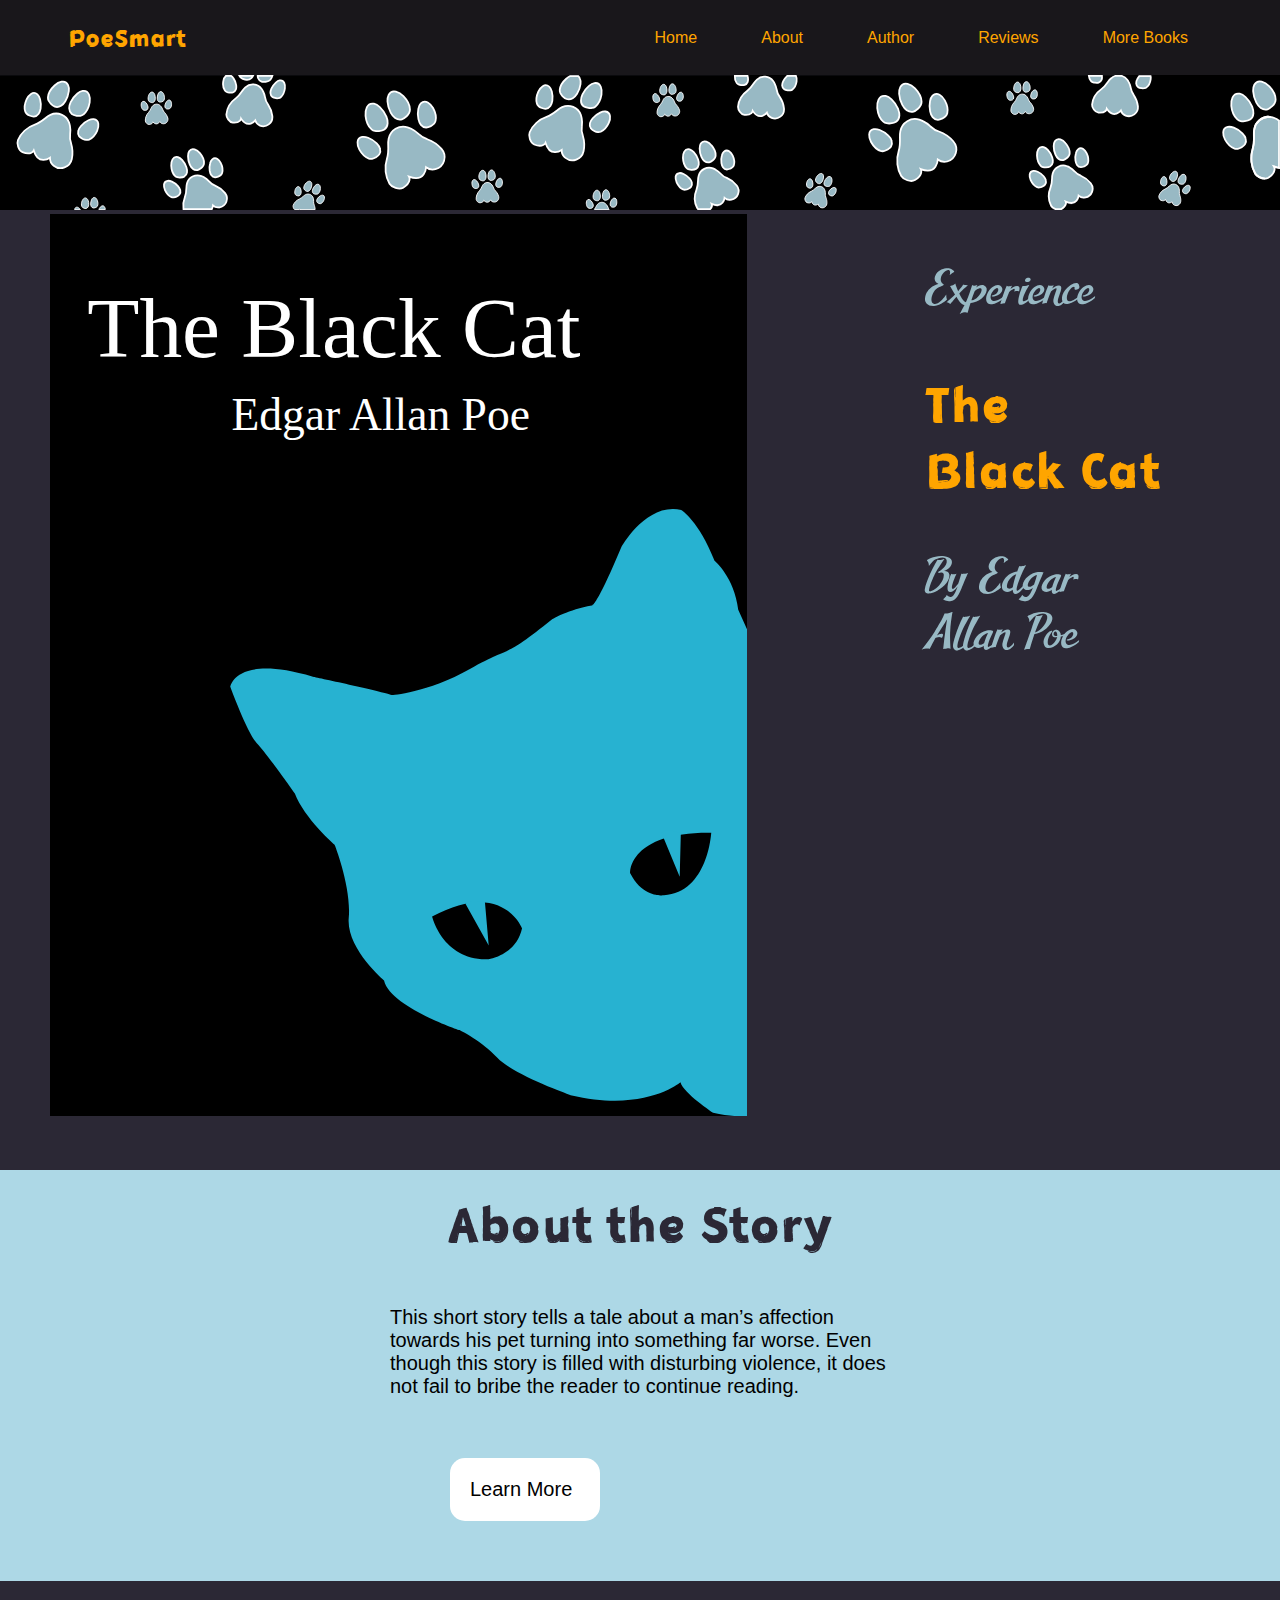
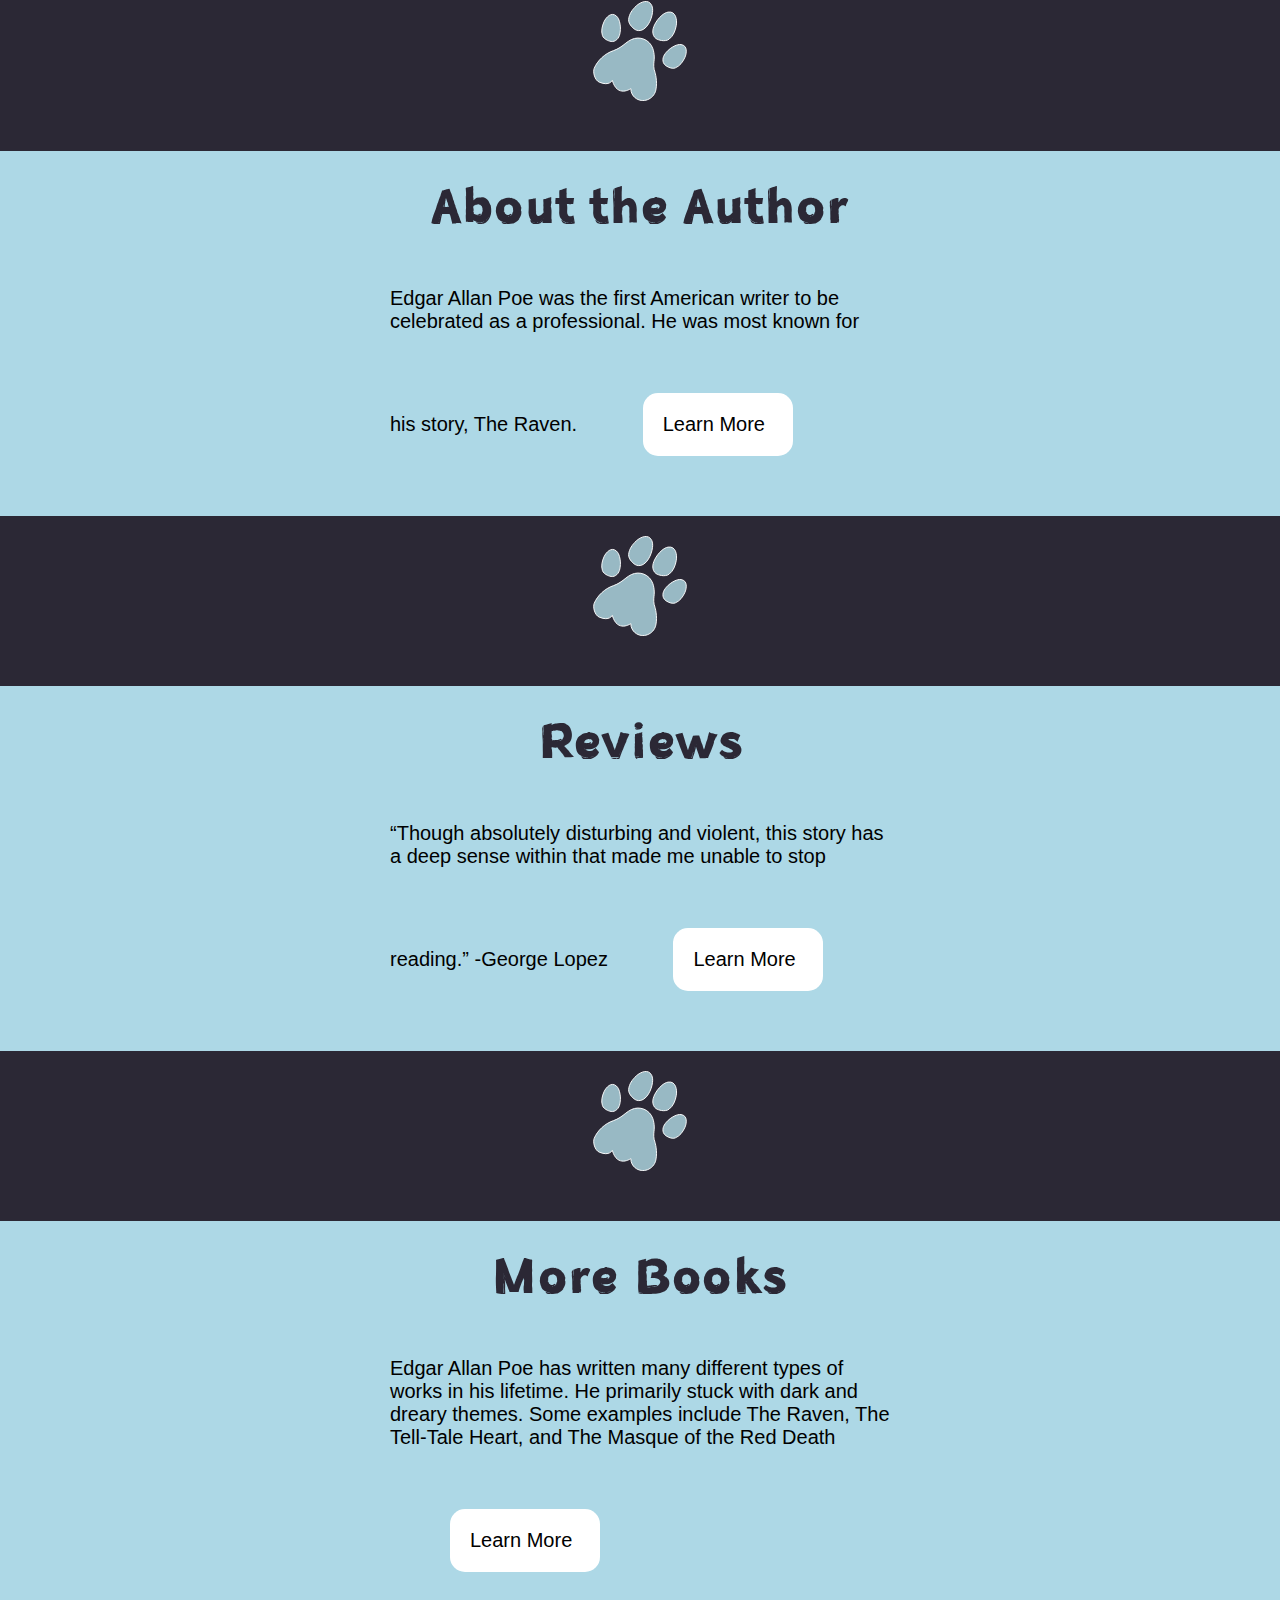
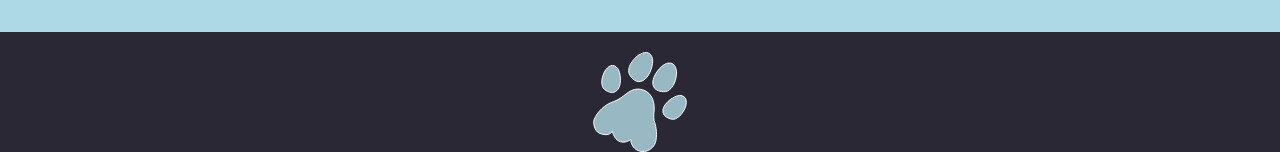
<file: index.html>
<!DOCTYPE html>
<html lang="en">
<head>
    <link rel="stylesheet" href="style.css">
    <link rel="script" href="script.js">
    <link rel="script" href="script.js">
    <meta charset="UTF-8">
    <meta http-equiv="X-UA-Compatible" content="IE=edge">
    <meta name="viewport" content="width=device-width, initial-scale=1.0">
    <title>Home - PoeSmart</title>
</head>
<body>
   <nav class="navbar">
       <div class="brand-title">PoeSmart</div>
       <a href="index.html" class="toggle-button">
           <span class="bar"></span>
           <span class="bar"></span>
           <span class="bar"></span>
       </a>
       <div class="navbar-links">
           <ul>
               <li><a href="index.html">Home</a></li>
               <li><a href="about.html">About</a></li>
               <li><a href="author.html">Author</a></li>
               <li><a href="reviews.html">Reviews</a></li>
               <li><a href="morebooks.html">More Books</a></li>
           </ul>
       </div>
   </nav> 

   <div class=".paw">
    <img src="patternblue copy.svg" alt="blue paw print pattern" width="100%" height="100%">


   <div class="row">
    <div class="w-30 img"><picture>
        <source class="center" style="width: 70%;" media="(max-width:600px)" srcset="/blackcatcovercopy.svg">
        
        <img src="blackcatcovercopy.svg" alt="black cat book cover" ></picture></div>

       <div class="w-70"><p class="center" style=" font-family: blanket;  color: #98B9C4 ; font-size: 50px;">Experience</p>
        <p class="center" style="padding-top: 0; font-size: 50px; color: orange; font-family: novembernight;">The Black Cat</p>
        <p class="center" style="font-family: blanket; color: #98B9C4 ; padding-top: 0; font-size: 50px;">By Edgar Allan Poe</p>
    </div></div>
       

   <div class="column">
       <div class="w-100b"><p class="center" style="text-align: center;  padding-top: 20px; color: #2B2835 ; font-family: novembernight; font-size: 50px;">About the Story</p>
           <p class="center" style=" font-family: Arial, Helvetica, sans-serif;">This short story tells a tale about a man’s affection towards his pet turning into something far worse. Even though this story is filled with disturbing violence, it does not fail to bribe the reader to continue reading.
            <a class="button" href="about.html">Learn More</a>
        </p></div>
<img src="pawcopy.svg" class="center" height="100px" width="100px" alt="blue paw print">

<div class="column">
       <div class="w-100b"><p class="center" style="text-align: center;  padding-top: 20px; color: #2B2835 ; font-family: novembernight; font-size: 50px;">About the Author</p>
           <p class="center" style=" font-family: Arial, Helvetica, sans-serif;">Edgar Allan Poe was the first American writer to be celebrated as a professional. He was most known for his story, The Raven. 
            <a class="button" href="author.html">Learn More</a>
        </p></div>
<img src="pawcopy.svg" class="center" height="100px" width="100px"alt="blue paw print" >

<div class="column">
    <div class="w-100b"><p class="center" style="text-align: center;  padding-top: 20px; color: #2B2835 ; font-family: novembernight; font-size: 50px;">Reviews</p>
        <p class="center" style=" font-family: Arial, Helvetica, sans-serif;">“Though absolutely disturbing and violent, this story has  a deep sense within that made me unable to stop reading.”
            -George Lopez
         <a class="button" href="reviews.html">Learn More</a>
     </p></div>
<img src="pawcopy.svg" class="center" height="100px" width="100px"alt="blue paw print" >

<div class="column">
    <div class="w-100b"><p class="center" style="text-align: center;  padding-top: 20px; color: #2B2835 ; font-family: novembernight; font-size: 50px;">More Books</p>
        <p class="center" style=" font-family: Arial, Helvetica, sans-serif;">Edgar Allan Poe has written many different types of works in his lifetime. He primarily stuck with dark and dreary themes. Some examples include The Raven, The Tell-Tale Heart, and The Masque of the Red Death 
         <a class="button" href="morebooks.html">Learn More</a>
     </p></div>
<img src="pawcopy.svg" class="center" height="100px" width="100px"alt="blue paw print" >

</body>
</html>
</file>
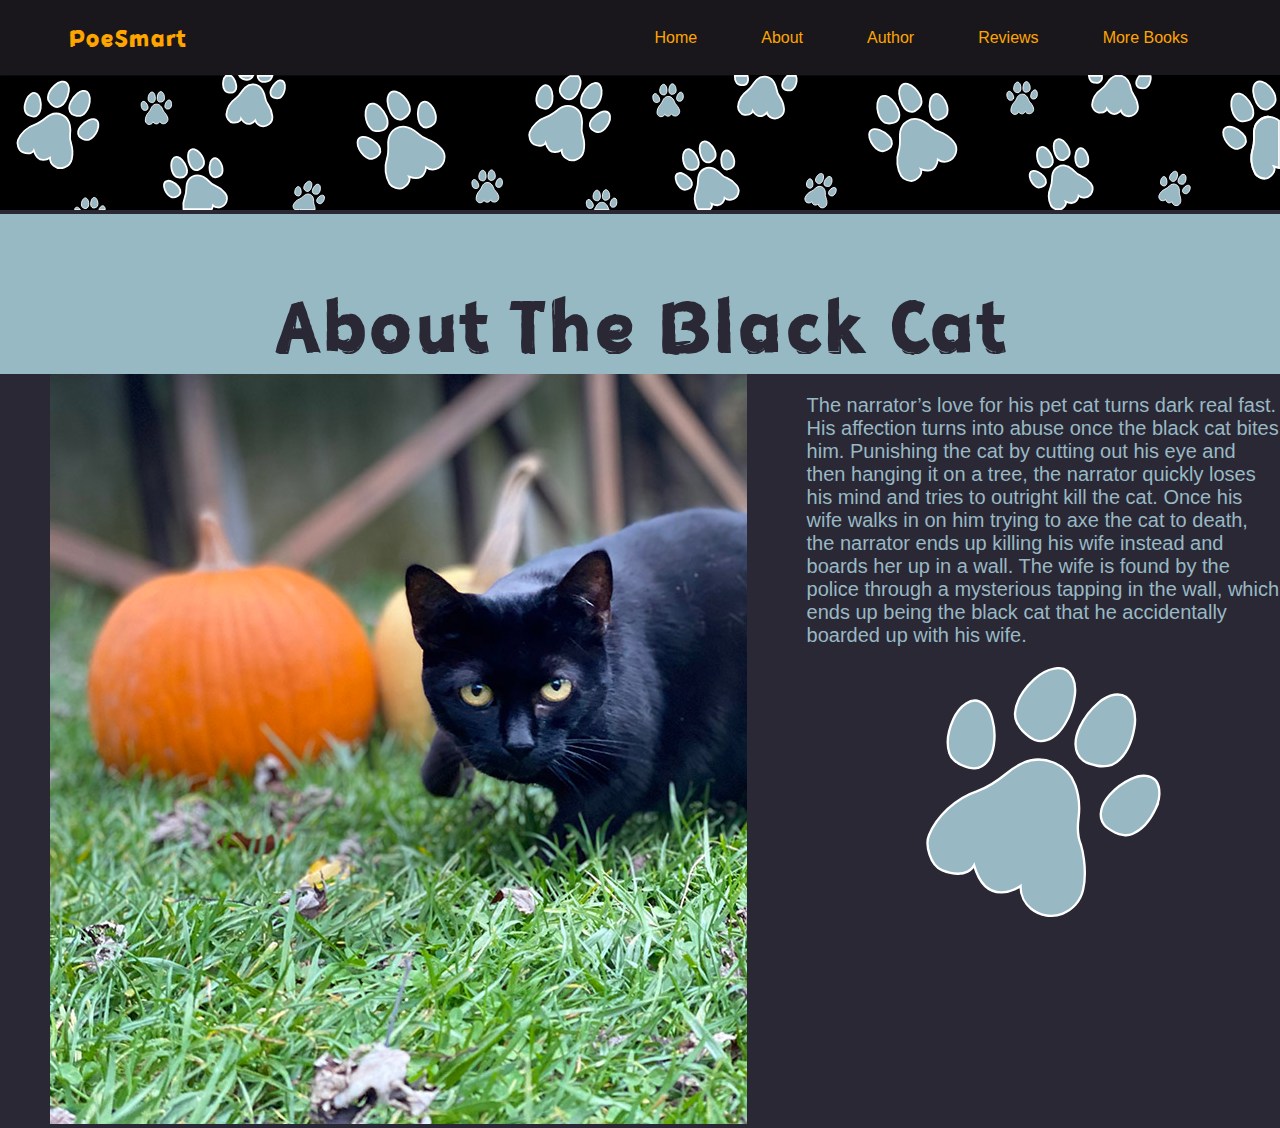
<file: about.html>
<!DOCTYPE html>
<html lang="en">
<head>
    <link rel="stylesheet" href="style.css">
    <meta charset="UTF-8">
    <meta http-equiv="X-UA-Compatible" content="IE=edge">
    <meta name="viewport" content="width=device-width, initial-scale=1.0">
    <title>About - PoeSmart</title>
</head>
<body>
    <nav class="navbar">
        <div class="brand-title">PoeSmart</div>
        <a href="index.html" class="toggle-button">
            <span class="bar"></span>
            <span class="bar"></span>
            <span class="bar"></span>
        </a>
        <div class="navbar-links">
            <ul>
                <li><a href="index.html">Home</a></li>
                <li><a href="about.html">About</a></li>
                <li><a href="author.html">Author</a></li>
                <li><a href="reviews.html">Reviews</a></li>
                <li><a href="morebooks.html">More Books</a></li>
            </ul>
        </div>
    </nav> 
   
 
    <div class=".paw">
     <img src="patternblue copy.svg" alt="blue paw pattern" width="100%" height="100%">
     <div class="top">About The Black Cat</div></div>
 
 
    <div class="row">
        <div class="w-30 img"><picture>
            <source class="center" style="width: 100%;" media="(max-width:600px)" srcset="/emmacopy.jpg">
            
            <img src="emma.jpg" alt="black cat" ></picture></div>
        <div class="w-70"><p  style=" font-family: Arial, Helvetica, sans-serif;  color: #98B9C4 ; font-size: 20px;">The narrator’s love for his pet cat turns dark real fast. His affection turns into abuse once the black cat bites him. Punishing the cat by cutting out his eye and then hanging it on a tree, the narrator quickly loses his mind and tries to outright kill the cat. Once his wife walks in on him trying to axe the cat to death, the narrator ends up killing his wife instead and boards her up in a wall. The wife is found by the police through a mysterious tapping in the wall, which ends up being the black cat that he accidentally boarded up with his wife.</p>
            <img  src="pawcopy.svg"  class="center"  height="250px" width="250px" alt="single blue paw print">
     </div></div>
</body>
</html>
</file>
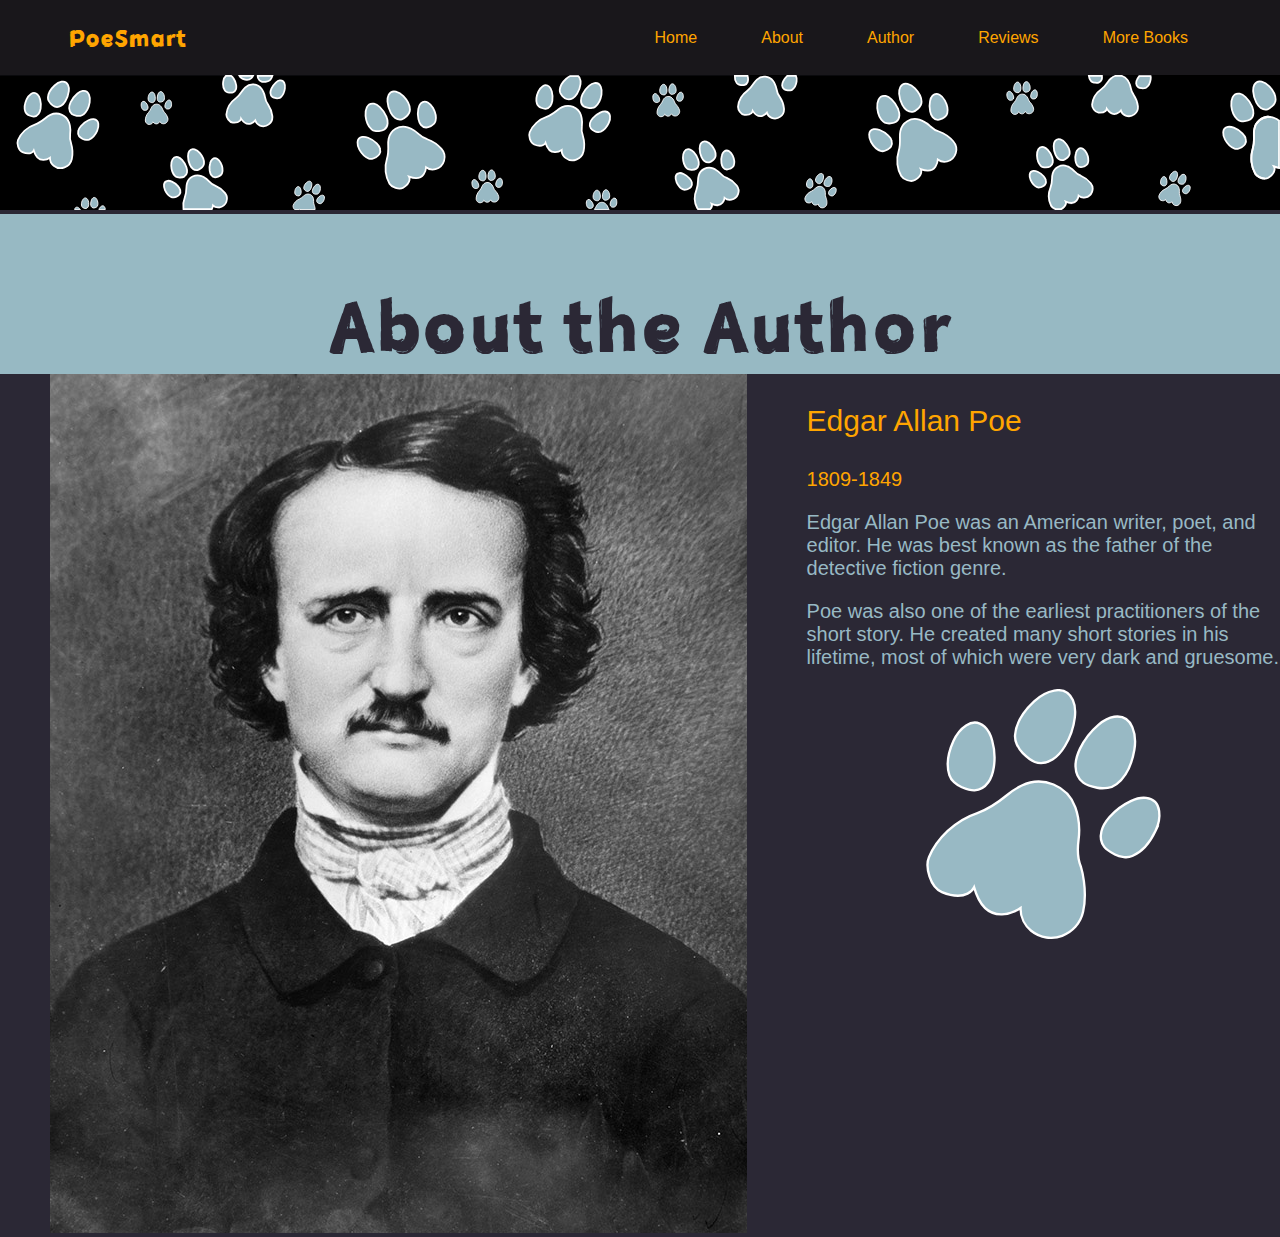
<file: author.html>
<!DOCTYPE html>
<html lang="en">
<head>
    <link rel="stylesheet" href="style.css">
    <meta charset="UTF-8">
    <meta http-equiv="X-UA-Compatible" content="IE=edge">
    <meta name="viewport" content="width=device-width, initial-scale=1.0">
    <title>Author - PoeSmart</title>
</head>
<body>
    <nav class="navbar">
        <div class="brand-title">PoeSmart</div>
        <a href="index.html" class="toggle-button">
            <span class="bar"></span>
            <span class="bar"></span>
            <span class="bar"></span>
        </a>
        <div class="navbar-links">
            <ul>
                <li><a href="index.html">Home</a></li>
                <li><a href="about.html">About</a></li>
                <li><a href="author.html">Author</a></li>
                <li><a href="reviews.html">Reviews</a></li>
                <li><a href="morebooks.html">More Books</a></li>
            </ul>
        </div>
    </nav> 
   
 
    <div class=".paw">
     <img src="patternblue copy.svg" alt="blue paw print pattern" width="100%" height="100%">
     <div class="top">About the Author</div></div>
 
 
    <div class="row">
        <div class="w-30 img"><picture>
            <source class="center" style="width: 100%;" media="(max-width:600px)" srcset="/eddie500.webp">
            
            <img src="eddie.jpeg" alt="edgar allan poe" ></picture></div>
        <div class="w-70">
            <p  style=" font-family: Arial, Helvetica, sans-serif;  color: orange ; font-size: 30px;">Edgar Allan Poe</p>
            <p  style=" font-family: Arial, Helvetica, sans-serif;  color: orange ; font-size: 20px;">1809-1849</p>
            <p  style=" font-family: Arial, Helvetica, sans-serif;  color: #98B9C4 ; font-size: 20px;">Edgar Allan Poe was an American writer, poet, and editor.  He was best known as the father of the detective fiction genre.</p>
            <p  style=" font-family: Arial, Helvetica, sans-serif;  color: #98B9C4 ; font-size: 20px;">Poe was also one of the earliest practitioners of the short story. He created many short stories in his lifetime, most of which were very dark and gruesome. </p>
            <img  src="pawcopy.svg"  class="center"  height="250px" width="250px" alt="blue paw print">
     </div></div>
</body>
</html>
</file>
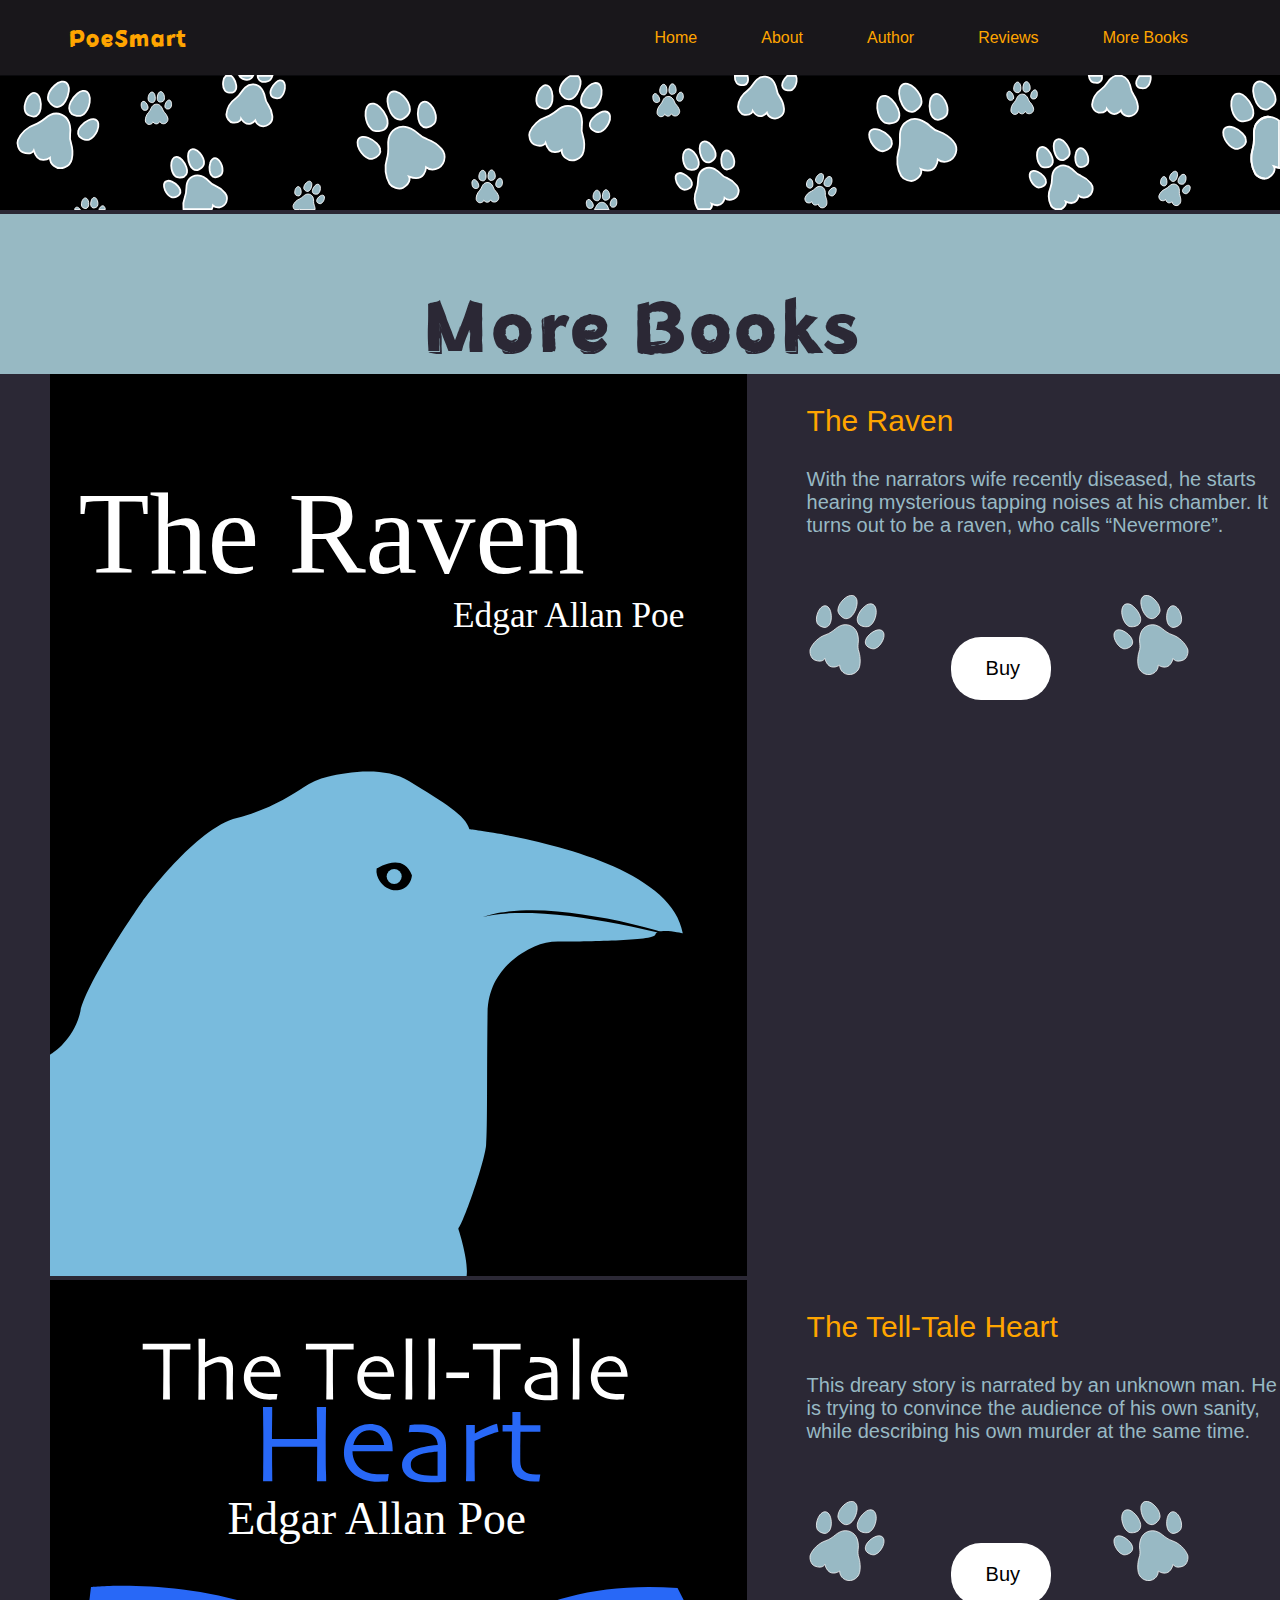
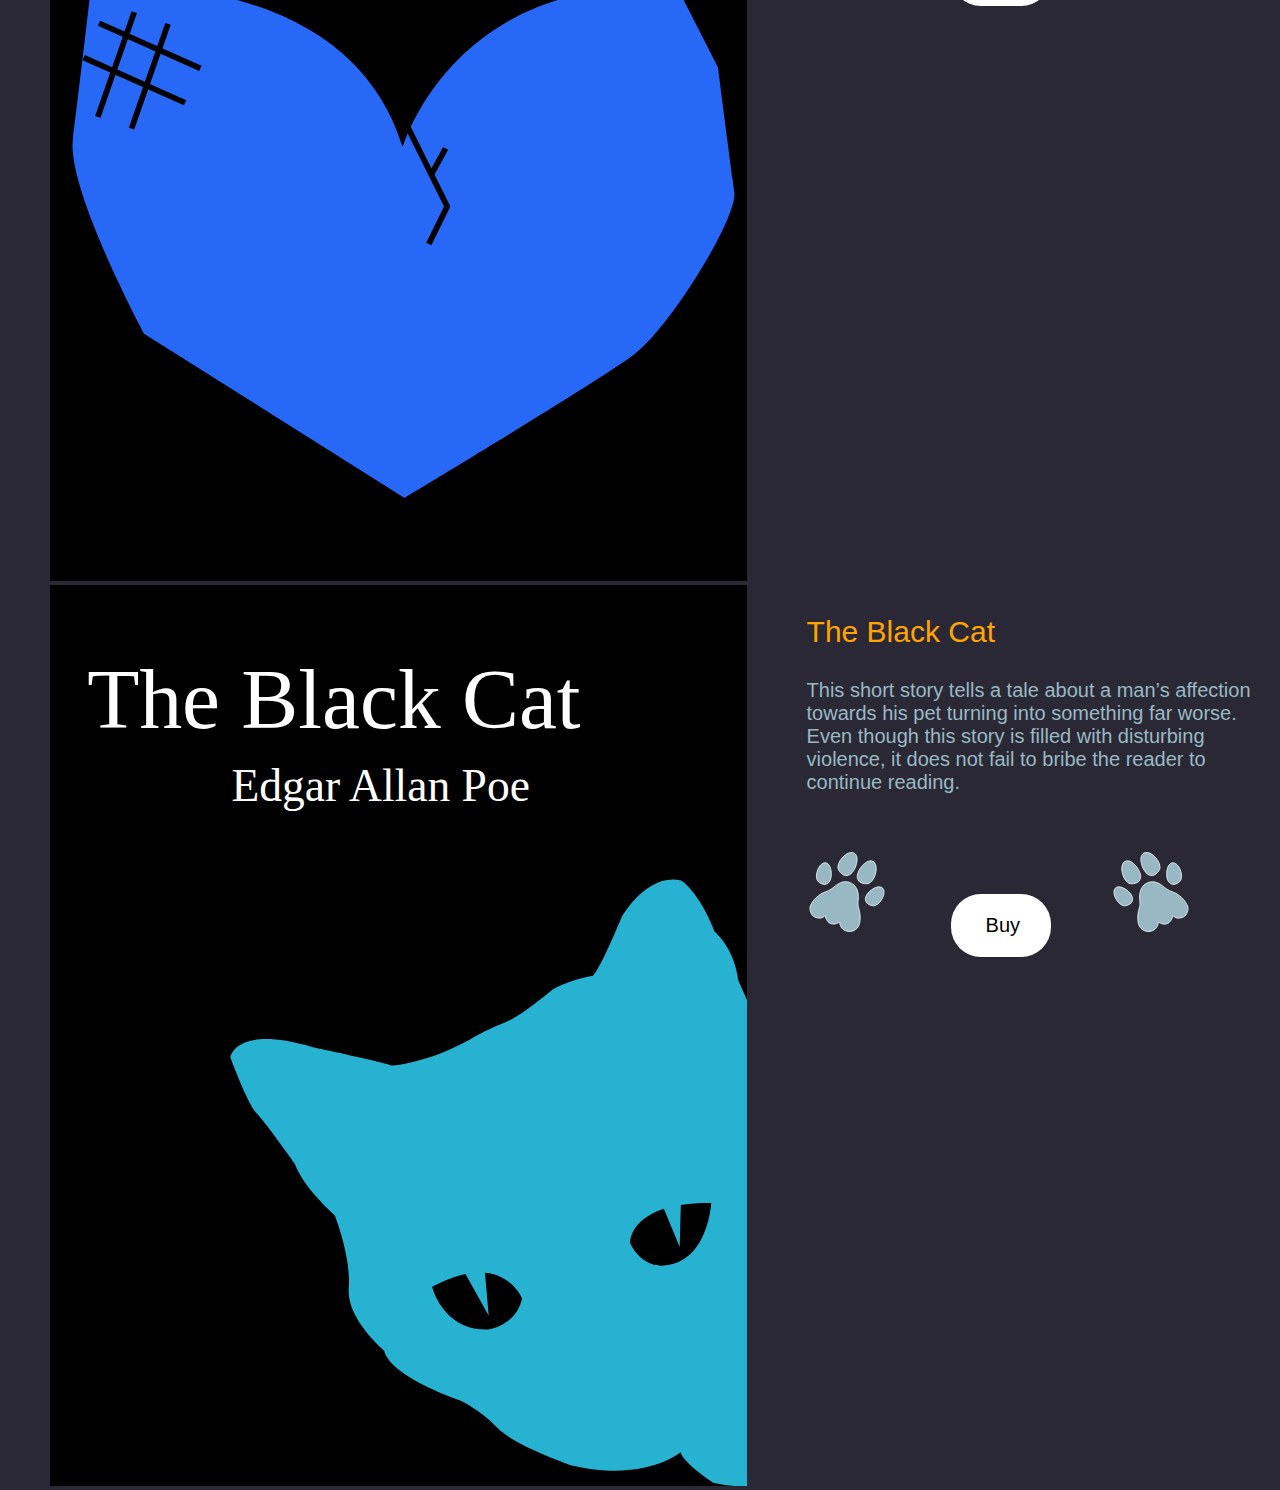
<file: morebooks.html>
<!DOCTYPE html>
<html lang="en">
<head>
    <link rel="stylesheet" href="style.css">
    <meta charset="UTF-8">
    <meta http-equiv="X-UA-Compatible" content="IE=edge">
    <meta name="viewport" content="width=device-width, initial-scale=1.0">
    <title>More Books - PoeSmart</title>
</head>
<body>
    <nav class="navbar">
        <div class="brand-title">PoeSmart</div>
        <a href="index.html" class="toggle-button">
            <span class="bar"></span>
            <span class="bar"></span>
            <span class="bar"></span>
        </a>
        <div class="navbar-links">
            <ul>
                <li><a href="index.html">Home</a></li>
                <li><a href="about.html">About</a></li>
                <li><a href="author.html">Author</a></li>
                <li><a href="reviews.html">Reviews</a></li>
                <li><a href="morebooks.html">More Books</a></li>
            </ul>
        </div>
    </nav> 
   
 
    <div class=".paw">
     <img src="patternblue copy.svg" alt="blue paw print pattern" width="100%" height="100%">
     <div class="top">More Books</div></div>
 
 
    <div class="row">
        <div class="w-30 img"><picture>
            <source class="center" style="width: 100%;" media="(max-width:600px)" srcset="/raven.svg">
            
            <img src="raven.svg" alt="the raven book cover" ></picture></div>
        <div class="w-70"><p  style=" font-family: Arial, Helvetica, sans-serif;  color: orange ; font-size: 30px;">The Raven</p>
            
            <p  style=" font-family: Arial, Helvetica, sans-serif;  color: #98B9C4 ; font-size: 20px;">With the narrators wife recently diseased, he starts hearing mysterious tapping noises at his chamber. It turns out to be a raven, who calls “Nevermore”.</p>
            <div style="padding-bottom: 400px;"><p></p><img src="pawcopy.svg" alt="blue paw print" width="80px" height="80px"> <a class="buybutton" href="https://www.amazon.com/Raven-Edgar-Allan-Poe/dp/1512399043/ref=sr_1_1?keywords=the+raven&qid=1669028040&s=books&sr=1-1">Buy</a><img src="pawLcopy.svg" alt="blue paw print" width="80px" height="80px"> </p></div>
     </div> 
    </div>
    <div class="row">
        <div class="w-30 img"><picture>
            <source class="center" style="width: 100%;" media="(max-width:600px)" srcset="/heartcover.svg">
            
            <img src="heartcover.svg" alt="cat" ></picture></div>
        <div class="w-70"><p  style=" font-family: Arial, Helvetica, sans-serif;  color: orange ; font-size: 30px;">The Tell-Tale Heart</p>
            
            <p  style=" font-family: Arial, Helvetica, sans-serif;  color: #98B9C4 ; font-size: 20px;">This dreary story is narrated by an unknown man. He is trying to convince the audience of his own sanity, while describing his own murder at the same time. </p>
            <div style="padding-bottom: 400px;"><p></p><img src="pawcopy.svg" alt="blue paw print" width="80px" height="80px"> <a class="buybutton" href="https://www.amazon.com/Tell-Tale-Heart-Bantam-Classics/dp/0553212281/ref=asc_df_0553212281/?tag=hyprod-20&linkCode=df0&hvadid=312009759033&hvpos=&hvnetw=g&hvrand=14429047457405538673&hvpone=&hvptwo=&hvqmt=&hvdev=c&hvdvcmdl=&hvlocint=&hvlocphy=9006725&hvtargid=pla-537700340133&psc=1">Buy</a><img src="pawLcopy.svg"  width="80px" height="80px"> </p></div>
     </div></div>

     <div class="row">
        <div class="w-30 img"><picture>
            <source class="center" style="width: 100%;" media="(max-width:600px)" srcset="/blackcatcovercopy.svg">
            
            <img src="blackcatcovercopy.svg" alt="cat" ></picture></div>
        <div class="w-70"><p  style=" font-family: Arial, Helvetica, sans-serif;  color: orange ; font-size: 30px;">The Black Cat</p>
            
            <p  style=" font-family: Arial, Helvetica, sans-serif;  color: #98B9C4 ; font-size: 20px;">This short story tells a tale about a man’s affection towards his pet turning into something far worse. Even though this story is filled with disturbing violence, it does not fail to bribe the reader to continue reading.</p>
            <div style="padding-bottom: 400px;"><p></p><img src="pawcopy.svg" alt="blue paw print" width="80px" height="80px"> <a class="buybutton" href="https://www.amazon.com/Black-Cat-ILLUSTRATED-Edgar-Allan/dp/179321526X/ref=sr_1_3?crid=31A7BM6TEEL1I&keywords=the+black+cat&qid=1669059229&s=books&sprefix=the+black+cat%2Cstripbooks%2C143&sr=1-3">Buy</a><img src="pawLcopy.svg"  width="80px" height="80px"> </p></div>
     </div></div>
</body>
</html>
</file>
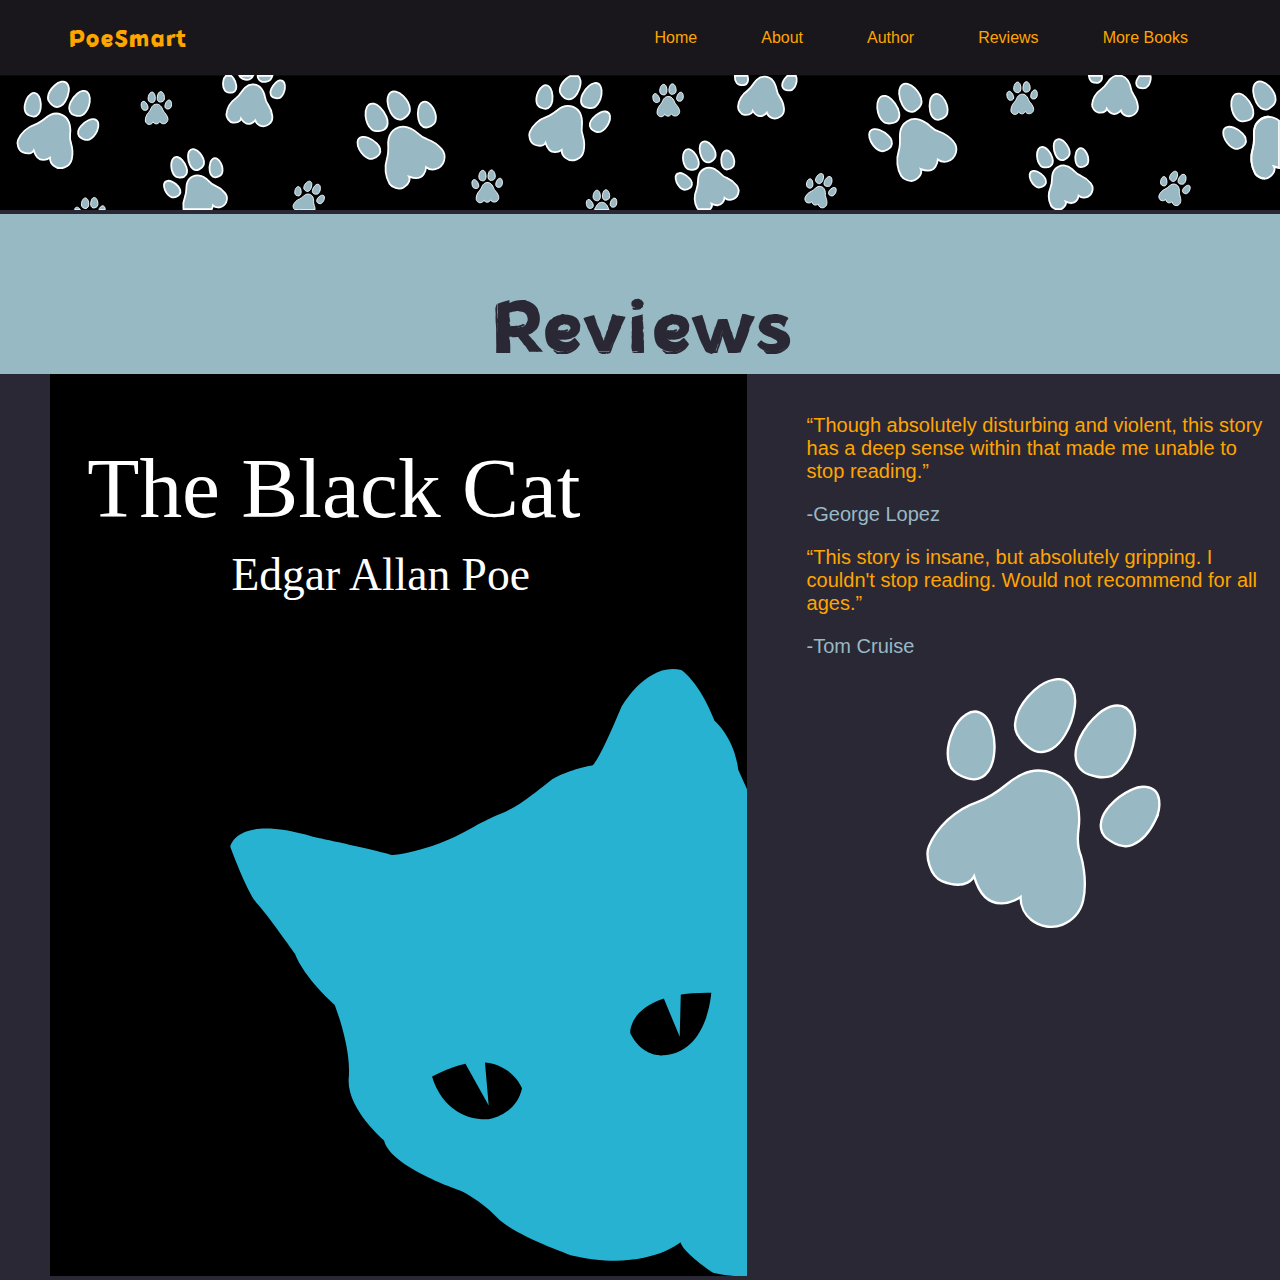
<file: reviews.html>
<!DOCTYPE html>
<html lang="en">
<head>
    <link rel="stylesheet" href="style.css">
    <meta charset="UTF-8">
    <meta http-equiv="X-UA-Compatible" content="IE=edge">
    <meta name="viewport" content="width=device-width, initial-scale=1.0">
    <title>Reviews - PoeSmart</title>
</head>
<body>
    <nav class="navbar">
        <div class="brand-title">PoeSmart</div>
        <a href="index.html" class="toggle-button">
            <span class="bar"></span>
            <span class="bar"></span>
            <span class="bar"></span>
        </a>
        <div class="navbar-links">
            <ul>
                <li><a href="index.html">Home</a></li>
                <li><a href="about.html">About</a></li>
                <li><a href="author.html">Author</a></li>
                <li><a href="reviews.html">Reviews</a></li>
                <li><a href="morebooks.html">More Books</a></li>
            </ul>
        </div>
    </nav> 
   
 
    <div class=".paw">
     <img src="patternblue copy.svg" alt="blue paw print pattern" width="100%" height="100%">
     <div class="top">Reviews</div></div>
 
 
    <div class="row">
        
        <div class="w-30 img"><picture>
            <source class="center" style="width: 100%;" media="(max-width:600px)" srcset="/blackcatcovercopy.svg">
            
            <img src="blackcatcovercopy.svg" alt="black cat book cover" ></picture></div>
        <div class="w-70"><p><p  style=" font-family: Arial, Helvetica, sans-serif;  color: orange; font-size: 20px;">“Though absolutely disturbing and violent, this story has  a deep sense within that made me unable to stop reading.”</p>
            <p  style=" font-family: Arial, Helvetica, sans-serif;  color: #98B9C4 ; font-size: 20px;"> -George Lopez</p>
            <p  style=" font-family: Arial, Helvetica, sans-serif;  color: orange ; font-size: 20px;">“This story is insane, but absolutely gripping. I couldn't stop reading. Would not recommend for all ages.”</p>
            <p  style=" font-family: Arial, Helvetica, sans-serif;  color: #98B9C4 ; font-size: 20px;"> -Tom Cruise</p>
            
            <img  src="pawcopy.svg"  class="center"  height="250px" width="250px" alt="blue paw print">
     </div></div>
</body>
</html>
</file>
<file: style.css>
@font-face { 
    font-family: novembernight;
    src: url(novembernight.ttf);
    }

    @font-face { 
        font-family: blanket;
        src: url(blanket.otf);
        }

        

        .top{
            width: 100%;
            height: 160px;
            background-color: #97B9C3;
            font-size: 75px;
            color: #2B2835;
            text-align: center;
            padding: 60px; 
            font-family: novembernight;
        }

    .paw{
        height: 100px;
        max-width: 100%;
        margin: 0 auto;
        }

    a.button{
        width: 150px;
        color: black;
        text-decoration: none;
        font-family: Arial, Helvetica, sans-serif;
        font-size: 20px;
        background-color: white;
        padding: 20px;
        border-radius: 15px;
        display: inline-block; 
        margin: 60px; 
    align-items: center;
max-width: 500px;}
        
.buybutton{
    width: 100px;
        color: black;
        text-decoration: none;
        font-family: Arial, Helvetica, sans-serif;
        font-size: 20px;
        background-color: white;
        padding: 20px;
        padding-left: 35px;
        border-radius: 30px;
        display: inline-block; 
        margin: 60px; 
    align-items: center;
max-width: 500px;
}


        .div{
            text-align: center;
        }

*{
    box-sizing: border-box;
}

p{
    font-size: 20px;
    display: flex;
max-width: 500px;


    
}

body{
    margin: 0;
    padding: 0;
    background-color: #2B2835;
    
}

.navbar{
    
    display: flex;
    justify-content: space-between;
    align-items: center;
    background-color: #19171B;
    color: orange;
    height: 75px;
    padding-right: 60px;
    font-family: Arial, Helvetica, sans-serif;
}

.brand-title{
    font-size: 1.5rem;
    margin: .5rem;
    padding-left: 60px;
    font-family: novembernight;
}

.navbar-links ul{
    margin: 0;
    padding: 0;
    display: flex;
}

.navbar-links li{
    list-style: none;
}

.navbar-links li a {
    text-decoration: none;
    color: orange;
    padding: 2rem;
    display: block;
}

.navbar-links li:hover{
    background-color: lightblue;
   
}

.toggle-button{
    position: absolute;
    top: .75rem;
    right: 1rem;
    display: none;
    flex-direction: column;
    justify-content: space-between;
    width: 30px;
    height: 21px;
}

.toggle-button .bar{
    height: 3px;
    width: 100%;
    background-color: white;
    border-radius: 10px;
}



.row{
    display: flex;
   
    max-width: 100%;
}

.column{
    display: block;
    padding: 0;

    
}
.w-30{
    width: 30%;
    background-color: #2B2835;
    overflow: hidden;
    
}
  .w-70{
      width: 70%;
      padding-left: 60px;
     
     
      
  }
  .w-100b{
      width: 100%;
      background-color: lightblue;
      
  }

  .img{
      width: 100%;
      height: auto;
      padding-left: 50px;
  }
  
  .center {
    display: block;
    margin-left: auto;
    margin-right: auto;
    width: 50%;
  }

  @media (max-width: 600px) {
    .brand-title{
        font-size: 2rem;
        margin: .5rem;
        padding-left: 5px;
        padding-top: .5rem;
        font-family: novembernight;
    }
   
   
    .toggle-button{
        display: flex;
    }
    .navbar-links{
        display: none;
        width: 100%;
    }
    .navbar{
        flex-direction: column;
        align-items: flex-start;

    }
    .navbar-links ul{
        flex-direction: column;
        width: 100%;
    }
    .navbar-links li{
        text-align: center;
    }
    .navbar-links li a {
        padding: .5rem 1rem;
    }
    .navbar-links.active{
        display: flex;
    }
    .w-100{
        background-color: orange;
    }
    .row{
        flex-direction: column;
    }

    .w-30, .w-70{
        max-width: 100%;
    }
    .img{
        height: auto;
        width: auto;
        padding-left: 5px;
        align-items: center;
    }
    .center {
        display: block;
        margin-left: auto;
        margin-right: auto;
        width: 50%;
        
      }

      

      .top{
        width: 100%;
        height: 120px;
        background-color: #97B9C3;
        font-size: 35px;
        color: #2B2835;
        text-align: center;
        padding: 60px; 
        font-family: novembernight;
    }

}
</file>
